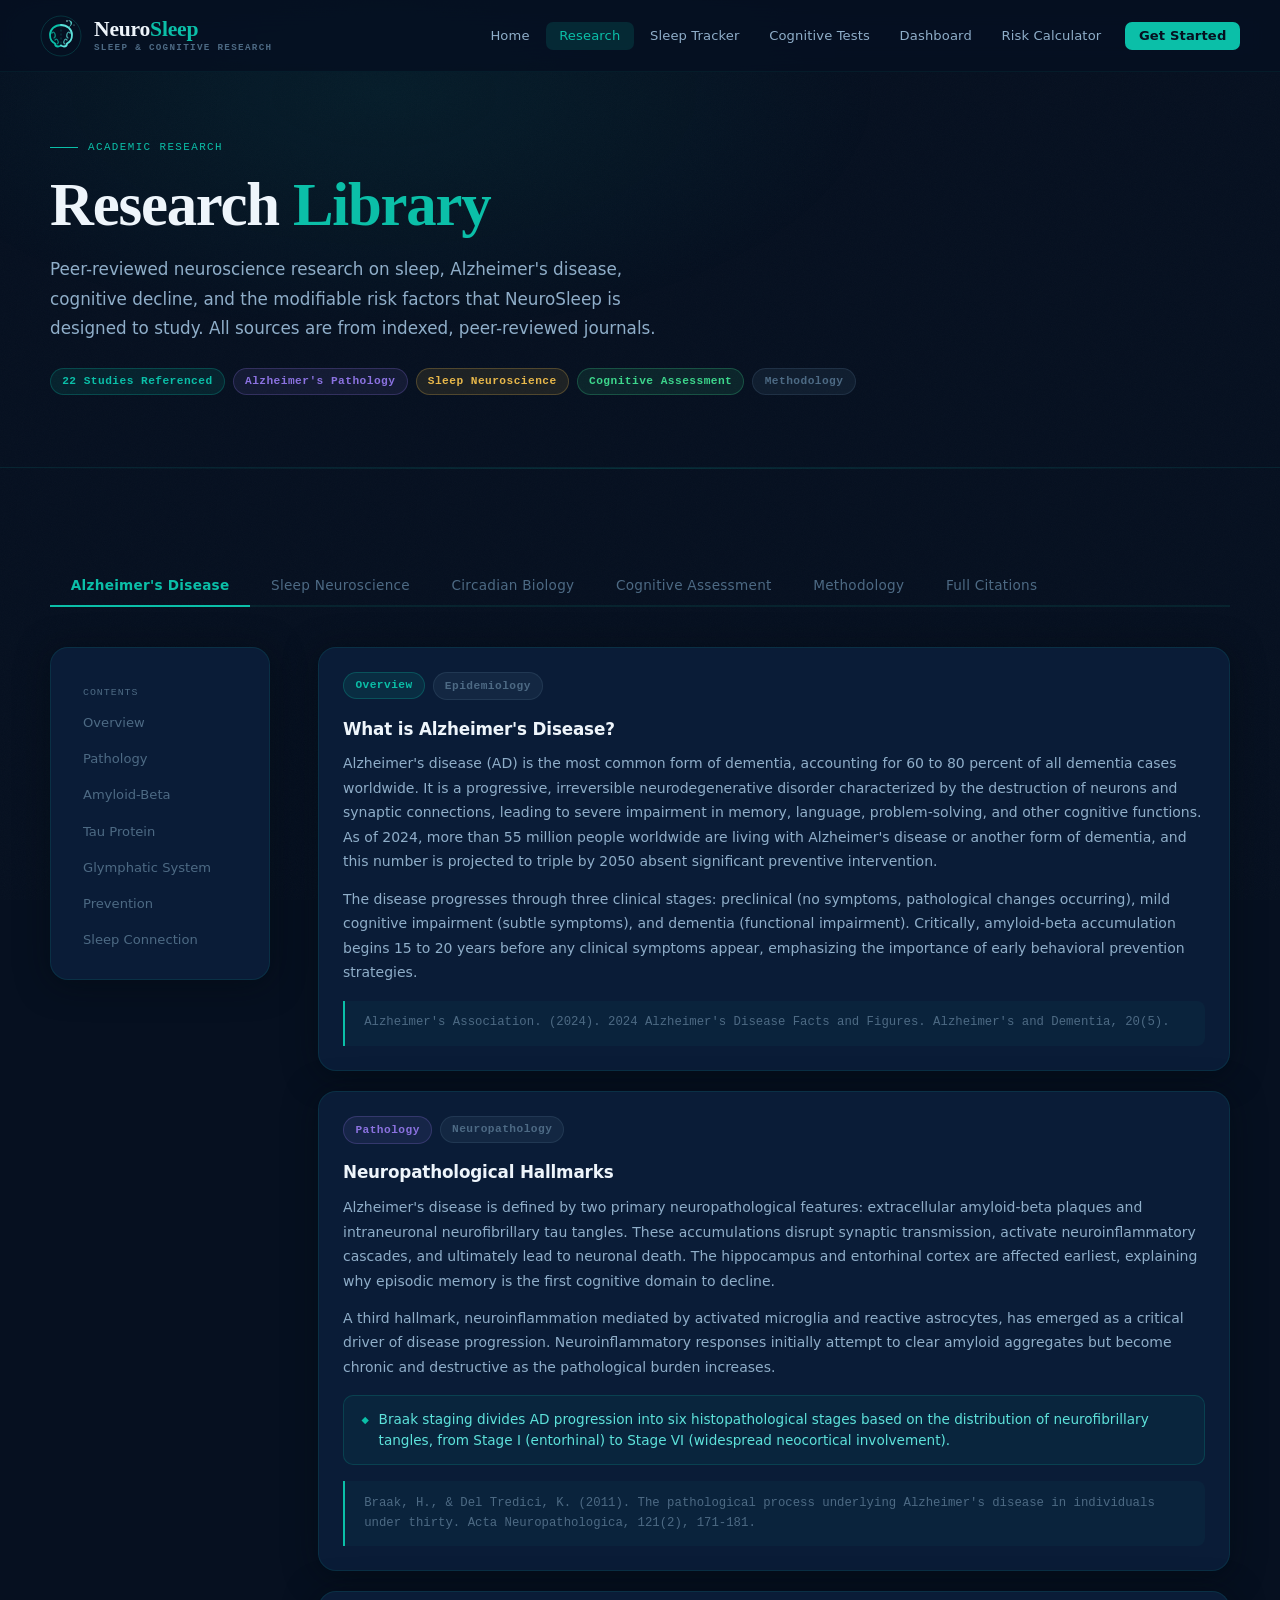
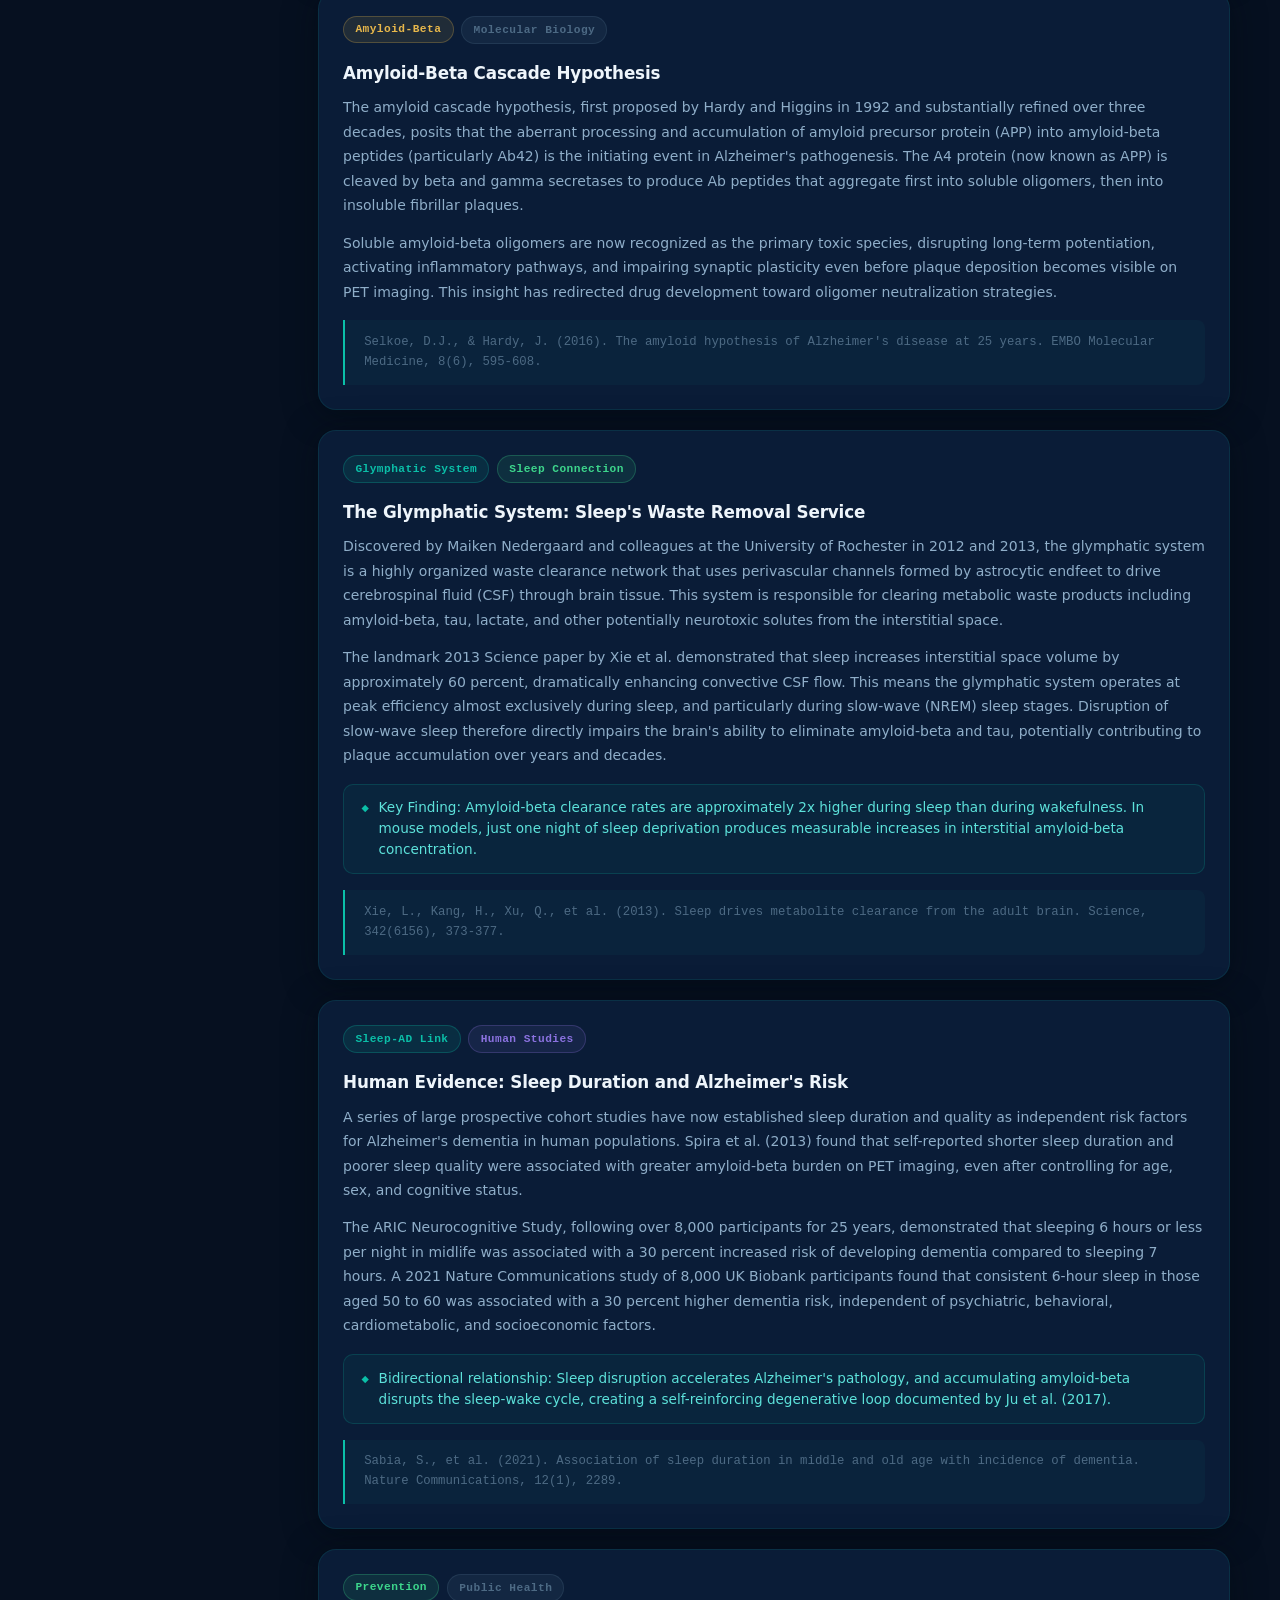
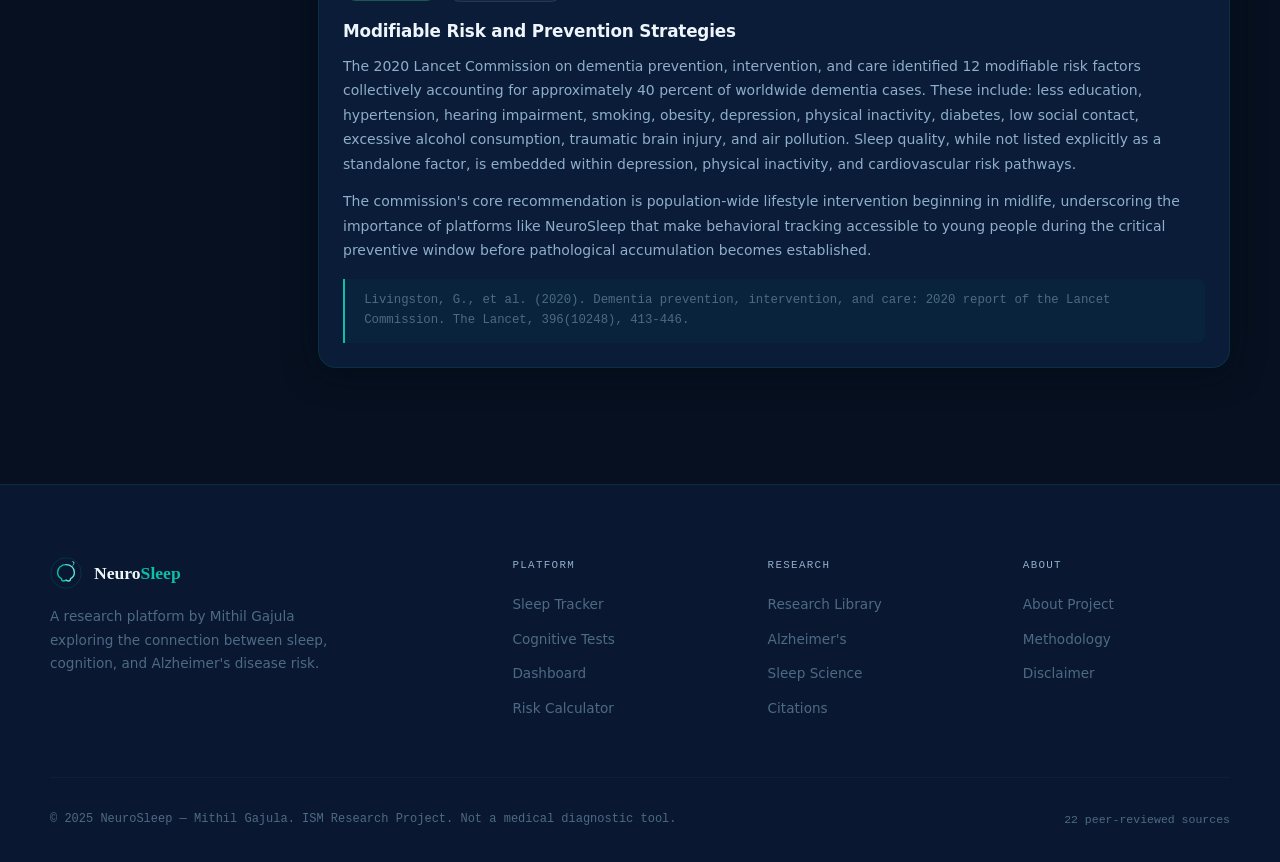
<file: research.html>
<!DOCTYPE html>
<html lang="en">
<head>
  <meta charset="UTF-8"/>
  <meta name="viewport" content="width=device-width, initial-scale=1.0"/>
  <title>Research Library | NeuroSleep</title>
  <meta name="description" content="Peer-reviewed neuroscience research on sleep, Alzheimer's disease, and cognitive performance."/>
  <link rel="preconnect" href="https://fonts.googleapis.com"/>
  <link rel="preconnect" href="https://fonts.gstatic.com" crossorigin/>
  <style>
body{background:#06101f;color:#e8f2fb;}
@import url('https://fonts.googleapis.com/css2?family=Playfair+Display:ital,wght@0,700;0,800;1,700&family=IBM+Plex+Sans:ital,wght@0,300;0,400;0,500;0,600;0,700;1,300;1,400&family=IBM+Plex+Mono:wght@400;500&display=swap');

:root {
  /* Core palette — deep navy, clinical teal, warm accent */
  --ink:         #04090f;
  --navy:        #061020;
  --navy-mid:    #091830;
  --navy-card:   #0c1f3a;
  --navy-raised: #102547;
  --teal:        #0bbfa8;
  --teal-dim:    rgba(11,191,168,0.14);
  --teal-glow:   rgba(11,191,168,0.28);
  --cyan:        #5de2db;
  --ice:         #a8f0ec;
  --white:       #eef5fb;
  --white-dim:   #8faec9;
  --grey:        #4d6a84;
  --gold:        #e8b84b;
  --rose:        #e06060;
  --green:       #3dd68c;
  --purple:      #8b72e0;

  --card-bg:     rgba(12,31,58,0.9);
  --card-border: rgba(11,191,168,0.12);
  --card-shine:  rgba(11,191,168,0.3);

  --font-serif:  'Playfair Display', Georgia, serif;
  --font-body:   'IBM Plex Sans', 'Segoe UI', system-ui, sans-serif;
  --font-mono:   'IBM Plex Mono', 'Courier New', monospace;

  --radius:      10px;
  --radius-lg:   18px;
  --radius-xl:   28px;

  --shadow-card: 0 4px 32px rgba(4,9,15,0.5);
  --shadow-teal: 0 0 40px rgba(11,191,168,0.18);
  --shadow-glow: 0 0 80px rgba(11,191,168,0.12);

  --transition:  all 0.28s cubic-bezier(0.4,0,0.2,1);
}

*, *::before, *::after { box-sizing: border-box; margin: 0; padding: 0; }
html { scroll-behavior: smooth; font-size: 16px; }
body {
  font-family: var(--font-body);
  background: var(--navy);
  color: var(--white);
  min-height: 100vh;
  overflow-x: hidden;
  line-height: 1.65;
  background-color: #061020; /* hard-coded fallback */
  color: #eef5fb; /* hard-coded fallback */
}

/* Grain texture overlay */
body::before {
  content: '';
  position: fixed;
  inset: 0;
  z-index: 0;
  pointer-events: none;
  opacity: 0.025;
  background-image: url("data:image/svg+xml,%3Csvg viewBox='0 0 256 256' xmlns='http://www.w3.org/2000/svg'%3E%3Cfilter id='n'%3E%3CfeTurbulence type='fractalNoise' baseFrequency='0.9' numOctaves='4' stitchTiles='stitch'/%3E%3C/filter%3E%3Crect width='100%25' height='100%25' filter='url(%23n)'/%3E%3C/svg%3E");
  background-size: 200px;
}

::-webkit-scrollbar { width: 5px; }
::-webkit-scrollbar-track { background: var(--navy); }
::-webkit-scrollbar-thumb { background: rgba(11,191,168,0.35); border-radius: 3px; }

/* ===== NAVIGATION ===== */
nav {
  position: fixed; top: 0; left: 0; right: 0; z-index: 1000;
  padding: 0 2.5rem; height: 72px;
  display: flex; align-items: center; justify-content: space-between;
  background: rgba(6,16,32,0.85);
  backdrop-filter: blur(20px) saturate(150%);
  border-bottom: 1px solid rgba(11,191,168,0.07);
  transition: var(--transition);
}
nav.scrolled {
  background: rgba(4,9,15,0.96);
  border-bottom-color: rgba(11,191,168,0.18);
  box-shadow: 0 2px 24px rgba(4,9,15,0.6);
}

/* LOGO */
.nav-logo { display: flex; align-items: center; gap: 12px; text-decoration: none; }
.nav-logo-img { width: 42px; height: 42px; flex-shrink: 0; }
.nav-logo-text {
  font-family: var(--font-serif);
  font-size: 1.35rem;
  font-weight: 700;
  letter-spacing: -0.01em;
  color: var(--white);
  line-height: 1;
}
.nav-logo-text em { color: var(--teal); font-style: normal; }
.nav-logo-sub {
  font-family: var(--font-mono);
  font-size: 0.58rem;
  letter-spacing: 0.14em;
  text-transform: uppercase;
  color: var(--grey);
  display: block;
  margin-top: 2px;
}

.nav-links { display: flex; align-items: center; gap: 0.15rem; list-style: none; }
.nav-links a {
  color: var(--white-dim); text-decoration: none;
  font-size: 0.82rem; font-weight: 500;
  padding: 0.4rem 0.85rem; border-radius: 7px;
  transition: var(--transition);
  letter-spacing: 0.01em;
}
.nav-links a:hover, .nav-links a.active { color: var(--teal); background: var(--teal-dim); }
.nav-cta {
  background: var(--teal) !important;
  color: var(--navy) !important;
  font-weight: 600 !important;
  margin-left: 0.5rem;
}
.nav-cta:hover { background: var(--cyan) !important; transform: translateY(-1px); }
.nav-hamburger { display: none; flex-direction: column; gap: 5px; cursor: pointer; padding: 4px; background: none; border: none; }
.nav-hamburger span { display: block; width: 22px; height: 1.5px; background: var(--white); border-radius: 2px; transition: var(--transition); }

/* ===== HERO ===== */
.hero {
  min-height: 100vh;
  display: flex; align-items: center; justify-content: center;
  position: relative; padding: 108px 2rem 5rem; overflow: hidden;
}
.hero-bg { position: absolute; inset: 0; z-index: 0; }

/* Sophisticated mesh gradient */
.hero-mesh {
  position: absolute; inset: 0;
  background:
    radial-gradient(ellipse 60% 70% at 80% 20%, rgba(11,191,168,0.09) 0%, transparent 60%),
    radial-gradient(ellipse 50% 60% at 10% 80%, rgba(93,226,219,0.06) 0%, transparent 55%),
    radial-gradient(ellipse 40% 50% at 50% 50%, rgba(139,114,224,0.04) 0%, transparent 60%);
}

/* Subtle grid */
.hero-grid {
  position: absolute; inset: 0;
  background-image:
    linear-gradient(rgba(11,191,168,0.025) 1px, transparent 1px),
    linear-gradient(90deg, rgba(11,191,168,0.025) 1px, transparent 1px);
  background-size: 52px 52px;
  mask-image: radial-gradient(ellipse 80% 80% at 50% 50%, black 40%, transparent 100%);
}

/* Floating orbs */
.orb {
  position: absolute; border-radius: 50%;
  filter: blur(70px); pointer-events: none;
}
.orb-1 {
  width: 560px; height: 560px;
  background: radial-gradient(circle, rgba(11,191,168,0.11) 0%, transparent 65%);
  top: -80px; right: -60px;
  animation: orb-drift 10s ease-in-out infinite;
}
.orb-2 {
  width: 380px; height: 380px;
  background: radial-gradient(circle, rgba(139,114,224,0.08) 0%, transparent 65%);
  bottom: 60px; left: -40px;
  animation: orb-drift 10s ease-in-out infinite reverse;
  animation-delay: -4s;
}
@keyframes orb-drift { 0%,100%{transform:translateY(0) scale(1)} 50%{transform:translateY(-28px) scale(1.04)} }

.hero-content { position: relative; z-index: 2; text-align: center; max-width: 880px; }

.hero-eyebrow {
  display: inline-flex; align-items: center; gap: 10px;
  background: rgba(11,191,168,0.08);
  border: 1px solid rgba(11,191,168,0.22);
  border-radius: 100px;
  padding: 0.4rem 1.1rem;
  font-family: var(--font-mono);
  font-size: 0.7rem; letter-spacing: 0.12em;
  text-transform: uppercase; color: var(--teal);
  margin-bottom: 2.2rem;
}
.eyebrow-dot {
  width: 6px; height: 6px; border-radius: 50%;
  background: var(--teal);
  animation: blink 2.5s ease-in-out infinite;
}
@keyframes blink { 0%,100%{opacity:1} 50%{opacity:0.25} }

.hero h1 {
  font-family: var(--font-serif);
  font-size: clamp(3rem, 7vw, 5.8rem);
  font-weight: 800;
  line-height: 1.04;
  letter-spacing: -0.025em;
  margin-bottom: 1.6rem;
}
.hero h1 .accent-teal { color: var(--teal); }
.hero h1 .accent-grad {
  background: linear-gradient(125deg, var(--teal) 0%, var(--cyan) 45%, var(--ice) 100%);
  -webkit-background-clip: text; -webkit-text-fill-color: transparent;
  background-clip: text;
}
.hero h1 em { font-style: italic; color: var(--white-dim); }

.hero-sub {
  font-size: clamp(1rem, 2vw, 1.15rem);
  color: var(--white-dim); font-weight: 300;
  max-width: 620px; margin: 0 auto 2.8rem;
  line-height: 1.75;
}

/* EEG wave */
.hero-eeg {
  width: 100%; height: 68px;
  margin-bottom: 3rem; display: block;
  opacity: 0.8;
}

/* CTA buttons */
.hero-buttons { display: flex; gap: 1rem; justify-content: center; flex-wrap: wrap; margin-bottom: 4.5rem; }

/* Stats row */
.hero-stats { display: flex; gap: 0; justify-content: center; flex-wrap: wrap; border: 1px solid var(--card-border); border-radius: var(--radius-lg); background: rgba(12,31,58,0.6); backdrop-filter: blur(12px); overflow: hidden; }
.hero-stat { padding: 1.4rem 2rem; text-align: center; border-right: 1px solid var(--card-border); flex: 1; min-width: 140px; }
.hero-stat:last-child { border-right: none; }
.hero-stat-num { font-family: var(--font-serif); font-size: 1.9rem; font-weight: 800; color: var(--teal); display: block; line-height: 1; }
.hero-stat-label { font-size: 0.72rem; color: var(--grey); text-transform: uppercase; letter-spacing: 0.07em; font-weight: 500; margin-top: 0.35rem; line-height: 1.4; }

/* ===== BUTTONS ===== */
.btn {
  display: inline-flex; align-items: center; gap: 8px;
  padding: 0.8rem 1.7rem;
  border-radius: 9px;
  font-family: var(--font-body); font-weight: 600; font-size: 0.9rem;
  cursor: pointer; transition: var(--transition);
  text-decoration: none; border: none;
  letter-spacing: 0.02em; position: relative; overflow: hidden;
}
.btn-primary {
  background: var(--teal); color: var(--navy);
  box-shadow: 0 4px 24px rgba(11,191,168,0.3), inset 0 1px 0 rgba(255,255,255,0.1);
}
.btn-primary:hover {
  background: var(--cyan); transform: translateY(-2px);
  box-shadow: 0 8px 36px rgba(11,191,168,0.42);
}
.btn-ghost {
  background: transparent; color: var(--white);
  border: 1px solid rgba(238,245,251,0.18);
}
.btn-ghost:hover { border-color: var(--teal); color: var(--teal); transform: translateY(-2px); }
.btn-sm { padding: 0.45rem 1rem; font-size: 0.82rem; border-radius: 7px; }
.btn-danger { background: rgba(224,96,96,0.12); color: var(--rose); border: 1px solid rgba(224,96,96,0.3); }
.btn-danger:hover { background: rgba(224,96,96,0.22); }

/* ===== LAYOUT ===== */
section { position: relative; z-index: 1; padding: 6rem 2rem; }
.container { max-width: 1180px; margin: 0 auto; }
.section-kicker {
  display: inline-flex; align-items: center; gap: 10px;
  font-family: var(--font-mono);
  font-size: 0.68rem; font-weight: 500;
  letter-spacing: 0.13em; text-transform: uppercase;
  color: var(--teal); margin-bottom: 1rem;
}
.section-kicker::before { content: ''; display: block; width: 28px; height: 1px; background: var(--teal); }

h1 { font-family: var(--font-serif); font-size: clamp(2.2rem, 5vw, 3.8rem); font-weight: 800; letter-spacing: -0.02em; line-height: 1.1; }
h2 { font-family: var(--font-serif); font-size: clamp(1.8rem, 4vw, 2.8rem); font-weight: 800; letter-spacing: -0.02em; line-height: 1.15; margin-bottom: 1rem; }
h3 { font-family: var(--font-body); font-weight: 600; font-size: 1.15rem; letter-spacing: -0.01em; margin-bottom: 0.5rem; }
h4 { font-family: var(--font-body); font-weight: 600; font-size: 0.95rem; margin-bottom: 0.4rem; }

.text-teal { color: var(--teal); }
.text-dim { color: var(--white-dim); }
.text-grey { color: var(--grey); }
.text-center { text-align: center; }
.text-mono { font-family: var(--font-mono); }

.mb-1{margin-bottom:.5rem}.mb-2{margin-bottom:1rem}.mb-3{margin-bottom:1.5rem}.mb-4{margin-bottom:2rem}.mb-5{margin-bottom:3rem}
.mt-1{margin-top:.5rem}.mt-2{margin-top:1rem}.mt-3{margin-top:1.5rem}.mt-4{margin-top:2rem}

.divider { width: 100%; height: 1px; background: linear-gradient(90deg, transparent, rgba(11,191,168,0.18), transparent); }

/* ===== CARDS ===== */
.card {
  background: var(--card-bg);
  border: 1px solid var(--card-border);
  border-radius: var(--radius-lg);
  padding: 1.8rem;
  backdrop-filter: blur(16px);
  transition: var(--transition);
  position: relative; overflow: hidden;
  box-shadow: var(--shadow-card);
}
.card::after {
  content: '';
  position: absolute; top: 0; left: 0; right: 0; height: 1px;
  background: linear-gradient(90deg, transparent, rgba(11,191,168,0.35), transparent);
  opacity: 0; transition: var(--transition);
}
.card:hover { border-color: rgba(11,191,168,0.28); transform: translateY(-3px); box-shadow: var(--shadow-teal); }
.card:hover::after { opacity: 1; }

.card-icon {
  width: 48px; height: 48px; border-radius: 12px;
  display: flex; align-items: center; justify-content: center;
  background: var(--teal-dim);
  border: 1px solid rgba(11,191,168,0.2);
  margin-bottom: 1.2rem; font-size: 1.3rem;
}

/* Stat cards */
.stat-card {
  background: var(--card-bg); border: 1px solid var(--card-border);
  border-radius: var(--radius-lg); padding: 1.5rem;
  text-align: center; transition: var(--transition);
  box-shadow: var(--shadow-card);
}
.stat-card:hover { border-color: rgba(11,191,168,0.3); transform: translateY(-3px); }
.stat-num { font-family: var(--font-serif); font-size: 2rem; font-weight: 800; display: block; }
.stat-label { font-size: 0.72rem; color: var(--grey); text-transform: uppercase; letter-spacing: 0.07em; margin-top: 0.3rem; }
.stat-change { font-size: 0.78rem; margin-top: 0.4rem; font-family: var(--font-mono); }

/* ===== GRIDS ===== */
.grid-2 { display: grid; grid-template-columns: repeat(2, 1fr); gap: 1.5rem; }
.grid-3 { display: grid; grid-template-columns: repeat(3, 1fr); gap: 1.5rem; }
.grid-4 { display: grid; grid-template-columns: repeat(4, 1fr); gap: 1.25rem; }

/* ===== TABS ===== */
.tabs {
  display: flex; gap: 0; flex-wrap: wrap;
  border-bottom: 2px solid rgba(11,191,168,0.1);
  margin-bottom: 2.5rem;
}
.tab-btn {
  padding: 0.75rem 1.3rem; border: none; background: transparent;
  color: var(--grey); font-family: var(--font-body); font-weight: 500;
  font-size: 0.85rem; cursor: pointer; transition: var(--transition);
  border-bottom: 2px solid transparent; margin-bottom: -2px;
  white-space: nowrap; letter-spacing: 0.02em;
}
.tab-btn.active { color: var(--teal); border-bottom-color: var(--teal); font-weight: 600; }
.tab-btn:hover:not(.active) { color: var(--white-dim); border-bottom-color: rgba(11,191,168,0.25); }
.tab-panel { display: none; }
.tab-panel.active { display: block; animation: fadeIn 0.3s ease; }

/* ===== FORMS ===== */
.form-group { margin-bottom: 1.2rem; }
label { display: block; font-size: 0.8rem; font-weight: 600; color: var(--white-dim); margin-bottom: 0.4rem; letter-spacing: 0.04em; text-transform: uppercase; }
input[type="text"], input[type="number"], input[type="time"], input[type="date"], select, textarea {
  width: 100%;
  background: rgba(6,16,32,0.7);
  border: 1px solid rgba(11,191,168,0.14);
  border-radius: var(--radius); padding: 0.7rem 1rem;
  color: var(--white); font-family: var(--font-body); font-size: 0.92rem;
  transition: var(--transition); outline: none; -webkit-appearance: none;
}
input:focus, select:focus, textarea:focus {
  border-color: var(--teal);
  box-shadow: 0 0 0 3px rgba(11,191,168,0.1);
  background: rgba(6,16,32,0.9);
}
select option { background: var(--navy-card); color: var(--white); }
input[type="range"] {
  -webkit-appearance: none; width: 100%; height: 4px;
  border-radius: 2px; background: rgba(11,191,168,0.18);
  outline: none; border: none; padding: 0; box-shadow: none;
  cursor: pointer;
}
input[type="range"]::-webkit-slider-thumb {
  -webkit-appearance: none; width: 16px; height: 16px;
  border-radius: 50%; background: var(--teal); cursor: pointer;
  box-shadow: 0 0 8px rgba(11,191,168,0.5);
}

/* ===== BADGES ===== */
.badge {
  display: inline-flex; align-items: center; gap: 5px;
  padding: 0.22rem 0.7rem; border-radius: 100px;
  font-size: 0.7rem; font-weight: 600; letter-spacing: 0.04em;
  font-family: var(--font-mono);
}
.badge-teal   { background: rgba(11,191,168,0.1);  color: var(--teal);   border: 1px solid rgba(11,191,168,0.25); }
.badge-orange { background: rgba(232,184,75,0.1);  color: var(--gold);   border: 1px solid rgba(232,184,75,0.25); }
.badge-purple { background: rgba(139,114,224,0.1); color: var(--purple); border: 1px solid rgba(139,114,224,0.25); }
.badge-green  { background: rgba(61,214,140,0.1);  color: var(--green);  border: 1px solid rgba(61,214,140,0.25); }
.badge-red    { background: rgba(224,96,96,0.1);   color: var(--rose);   border: 1px solid rgba(224,96,96,0.25); }
.badge-yellow { background: rgba(232,184,75,0.1);  color: var(--gold);   border: 1px solid rgba(232,184,75,0.25); }
.badge-grey   { background: rgba(77,106,132,0.15); color: var(--grey);   border: 1px solid rgba(77,106,132,0.25); }

/* ===== PROGRESS BAR ===== */
.progress-bar { width: 100%; height: 6px; background: rgba(11,191,168,0.1); border-radius: 3px; overflow: hidden; }
.progress-fill { height: 100%; background: linear-gradient(90deg, var(--teal), var(--cyan)); border-radius: 3px; transition: width 0.8s cubic-bezier(0.4,0,0.2,1); }

/* ===== NOTIFICATION ===== */
.notification {
  position: fixed; bottom: 2rem; right: 2rem;
  background: var(--navy-card);
  border: 1px solid var(--teal); border-radius: var(--radius-lg);
  padding: 1rem 1.4rem;
  display: flex; align-items: center; gap: 12px;
  z-index: 9999; transform: translateY(120%);
  transition: transform 0.4s cubic-bezier(0.34,1.56,0.64,1);
  max-width: 340px; box-shadow: var(--shadow-teal);
}
.notification.show { transform: translateY(0); }
.notification-icon { font-size: 1.2rem; }
.notification-text { font-size: 0.85rem; color: var(--white-dim); }
.notification-text strong { color: var(--white); display: block; font-size: 0.9rem; }

/* ===== MODAL ===== */
.modal-overlay {
  position: fixed; inset: 0;
  background: rgba(4,9,15,0.88); backdrop-filter: blur(10px);
  z-index: 5000; display: flex; align-items: center; justify-content: center;
  padding: 1rem; opacity: 0; pointer-events: none; transition: opacity 0.3s ease;
}
.modal-overlay.open { opacity: 1; pointer-events: all; }
.modal {
  background: var(--navy-card); border: 1px solid var(--card-border);
  border-radius: var(--radius-xl); padding: 2rem;
  max-width: 600px; width: 100%; max-height: 90vh; overflow-y: auto;
  transform: scale(0.92) translateY(20px);
  transition: transform 0.3s cubic-bezier(0.34,1.56,0.64,1);
  box-shadow: var(--shadow-card);
}
.modal-overlay.open .modal { transform: scale(1) translateY(0); }
.modal-header { display: flex; align-items: center; justify-content: space-between; margin-bottom: 1.5rem; }
.modal-close { background: none; border: none; color: var(--grey); font-size: 1.3rem; cursor: pointer; transition: var(--transition); padding: 4px; }
.modal-close:hover { color: var(--white); }

/* ===== TABLE ===== */
.data-table { width: 100%; border-collapse: collapse; }
.data-table th {
  font-family: var(--font-mono);
  font-size: 0.68rem; font-weight: 500;
  letter-spacing: 0.09em; text-transform: uppercase;
  color: var(--grey); padding: 0.75rem 1rem;
  border-bottom: 1px solid var(--card-border); text-align: left;
}
.data-table td { padding: 0.85rem 1rem; font-size: 0.875rem; border-bottom: 1px solid rgba(11,191,168,0.04); color: var(--white-dim); }
.data-table tr:hover td { background: rgba(11,191,168,0.025); }

/* ===== SCIENCE BAND ===== */
.stat-band { background: rgba(9,24,48,0.6); border-top: 1px solid var(--card-border); border-bottom: 1px solid var(--card-border); }
.stat-band-item { text-align: center; padding: 2.5rem 1rem; border-right: 1px solid rgba(11,191,168,0.08); }
.stat-band-item:last-child { border-right: none; }
.stat-band-num {
  font-family: var(--font-serif);
  font-size: 2.6rem; font-weight: 800;
  background: linear-gradient(135deg, var(--teal) 0%, var(--cyan) 100%);
  -webkit-background-clip: text; -webkit-text-fill-color: transparent;
  background-clip: text;
  display: block; line-height: 1;
}
.stat-band-text { font-size: 0.82rem; color: var(--white-dim); margin-top: 0.5rem; line-height: 1.5; max-width: 190px; margin-left: auto; margin-right: auto; }

/* ===== PAGE HERO ===== */
.page-hero {
  padding: 130px 2rem 4.5rem;
  position: relative; overflow: hidden;
  border-bottom: 1px solid var(--card-border);
}
.page-hero::before {
  content: '';
  position: absolute; inset: 0;
  background: radial-gradient(ellipse 60% 80% at 30% 20%, rgba(11,191,168,0.08) 0%, transparent 65%);
  pointer-events: none;
}
.page-hero-inner { position: relative; z-index: 1; }

/* Citation boxes */
.citation-box {
  background: rgba(11,191,168,0.04);
  border-left: 2px solid var(--teal); border-radius: 0 8px 8px 0;
  padding: 0.8rem 1.2rem; margin-top: 1rem;
  font-family: var(--font-mono); font-size: 0.77rem;
  color: var(--grey); line-height: 1.6;
}

/* Key finding highlight */
.finding-box {
  background: rgba(11,191,168,0.06);
  border: 1px solid rgba(11,191,168,0.18);
  border-radius: var(--radius); padding: 0.8rem 1.1rem; margin-top: 1rem;
  font-size: 0.85rem; color: var(--cyan); line-height: 1.55;
  display: flex; gap: 0.6rem; align-items: flex-start;
}
.finding-box::before { content: '◆'; color: var(--teal); font-size: 0.6rem; margin-top: 0.25rem; flex-shrink: 0; }

/* ===== FOOTER ===== */
footer {
  background: var(--navy-mid);
  border-top: 1px solid var(--card-border);
  padding: 4.5rem 2rem 2rem;
  position: relative; z-index: 1;
}
.footer-logo-wrap { display: flex; align-items: center; gap: 12px; margin-bottom: 1rem; }
.footer-grid { display: grid; grid-template-columns: 2fr 1fr 1fr 1fr; gap: 3rem; max-width: 1180px; margin: 0 auto 3rem; }
.footer-brand p { color: var(--grey); font-size: 0.85rem; line-height: 1.7; max-width: 280px; }
.footer-col h4 {
  font-family: var(--font-mono); font-size: 0.68rem; font-weight: 500;
  letter-spacing: 0.12em; text-transform: uppercase;
  color: var(--white-dim); margin-bottom: 1rem;
}
.footer-col ul { list-style: none; }
.footer-col ul li { margin-bottom: 0.5rem; }
.footer-col ul a { color: var(--grey); text-decoration: none; font-size: 0.85rem; transition: var(--transition); }
.footer-col ul a:hover { color: var(--teal); }
.footer-bottom {
  max-width: 1180px; margin: 0 auto;
  padding-top: 2rem; border-top: 1px solid rgba(11,191,168,0.06);
  display: flex; align-items: center; justify-content: space-between; flex-wrap: wrap; gap: 1rem;
}
.footer-bottom p { font-family: var(--font-mono); font-size: 0.75rem; color: var(--grey); }

/* ===== ANIMATIONS ===== */
@keyframes fadeInUp { from { opacity: 0; transform: translateY(22px); } to { opacity: 1; transform: translateY(0); } }
@keyframes fadeIn { from { opacity: 0; } to { opacity: 1; } }
@keyframes spin { to { transform: rotate(360deg); } }
@keyframes shimmer { 0%,100%{opacity:0.3} 50%{opacity:1} }

.reveal { opacity: 0; transform: translateY(28px); transition: opacity 0.65s ease, transform 0.65s ease; }
.reveal.visible { opacity: 1; transform: translateY(0); }
.anim-delay-1{transition-delay:0.08s}.anim-delay-2{transition-delay:0.16s}.anim-delay-3{transition-delay:0.24s}.anim-delay-4{transition-delay:0.32s}

.loader { width: 18px; height: 18px; border: 2px solid rgba(11,191,168,0.25); border-top-color: var(--teal); border-radius: 50%; animation: spin 0.75s linear infinite; display: inline-block; }

/* ===== RESPONSIVE ===== */
@media (max-width: 1024px) {
  .grid-4 { grid-template-columns: repeat(2, 1fr); }
  .footer-grid { grid-template-columns: 1fr 1fr; gap: 2.5rem; }
}
@media (max-width: 768px) {
  nav { padding: 0 1.25rem; }
  .nav-links { display: none; }
  .nav-links.open {
    display: flex; flex-direction: column;
    position: fixed; top: 72px; left: 0; right: 0;
    background: rgba(4,9,15,0.98); padding: 1.25rem;
    border-bottom: 1px solid var(--card-border);
    gap: 0.2rem; z-index: 999;
  }
  .nav-hamburger { display: flex; }
  .grid-2, .grid-3 { grid-template-columns: 1fr; }
  section { padding: 4rem 1.2rem; }
  .hero-stats { flex-direction: column; }
  .hero-stat { border-right: none !important; border-bottom: 1px solid var(--card-border); }
}
@media (max-width: 640px) {
  .footer-grid { grid-template-columns: 1fr; }
  .tabs { overflow-x: auto; flex-wrap: nowrap; }
}

</style>
  <style>
    .study-card { padding: 1.5rem; margin-bottom: 1.25rem; }
    .study-meta { display: flex; gap: 0.5rem; flex-wrap: wrap; margin-bottom: 1rem; }
    .research-article { margin-bottom: 0.5rem; }
    .research-article h3 { font-size: 1.05rem; }
    .research-article p { font-size: 0.875rem; color: var(--white-dim); line-height: 1.75; }
    .timeline { position: relative; padding-left: 1.8rem; }
    .timeline::before { content:''; position:absolute; left:6px; top:0; bottom:0; width:1.5px; background:linear-gradient(to bottom, var(--teal), transparent); }
    .timeline-item { position:relative; margin-bottom:2rem; }
    .timeline-item::before { content:''; position:absolute; left:-1.52rem; top:5px; width:10px; height:10px; border-radius:50%; background:var(--teal); border:2px solid var(--navy); box-shadow:0 0 8px rgba(11,191,168,0.5); }
    .timeline-year { font-family:var(--font-mono); font-size:0.7rem; color:var(--teal); letter-spacing:0.1em; margin-bottom:0.3rem; }
    .sidebar-toc { position:sticky; top:90px; }
    .toc-item { display:block; padding:0.38rem 0.8rem; border-radius:6px; color:var(--grey); text-decoration:none; font-size:0.82rem; transition:var(--transition); margin-bottom:0.15rem; }
    .toc-item:hover { color:var(--teal); background:var(--teal-dim); }
    .toc-section { font-family:var(--font-mono); font-size:0.62rem; letter-spacing:0.1em; text-transform:uppercase; color:var(--grey); padding:0.3rem 0.8rem; margin-top:0.8rem; }
    .two-col-research { display:grid; grid-template-columns:220px 1fr; gap:3rem; align-items:start; }
    .page-hero-content { max-width: 680px; }
    .ref-entry { padding:1rem 0; border-bottom:1px solid rgba(11,191,168,0.06); }
    .ref-entry:last-child { border-bottom:none; }
    .ref-num { font-family:var(--font-mono); font-size:0.72rem; color:var(--teal); margin-right:0.5rem; }
    .ref-text { font-size:0.82rem; color:var(--white-dim); line-height:1.6; }
    .ref-journal { color:var(--teal); font-style:italic; }
    @media(max-width:900px){ .two-col-research{grid-template-columns:1fr;} .sidebar-toc{position:static;margin-bottom:2rem;} }
  </style>
</head>
<body>

<nav>
  <a href="../index.html" class="nav-logo">
    <svg class="nav-logo-img" viewBox="0 0 42 42" fill="none" xmlns="http://www.w3.org/2000/svg">
      <circle cx="21" cy="21" r="20" stroke="rgba(11,191,168,0.2)" stroke-width="1"/>
      <path d="M21 10 C15 10 10 14 10 20 C10 24 12 27 15 28.5 C15 30 16 31.5 18 31.5 C19 31.5 20 31 21 30.5" stroke="#0bbfa8" stroke-width="1.8" fill="none" stroke-linecap="round"/>
      <path d="M12 18 Q14 16 15 19 Q16 22 14 23" stroke="#0bbfa8" stroke-width="1.2" fill="none" stroke-linecap="round" opacity="0.7"/>
      <path d="M15 25 Q17 23 18 26 Q19 28 17 29" stroke="#0bbfa8" stroke-width="1.2" fill="none" stroke-linecap="round" opacity="0.7"/>
      <path d="M21 10 C27 10 32 14 32 20 C32 24 30 27 27 28.5 C27 30 26 31.5 24 31.5 C23 31.5 22 31 21 30.5" stroke="#5de2db" stroke-width="1.8" fill="none" stroke-linecap="round"/>
      <path d="M30 18 Q28 16 27 19 Q26 22 28 23" stroke="#5de2db" stroke-width="1.2" fill="none" stroke-linecap="round" opacity="0.7"/>
      <path d="M27 25 Q25 23 24 26 Q23 28 25 29" stroke="#5de2db" stroke-width="1.2" fill="none" stroke-linecap="round" opacity="0.7"/>
      <line x1="21" y1="10.5" x2="21" y2="30.5" stroke="rgba(11,191,168,0.3)" stroke-width="1" stroke-dasharray="2 2"/>
      <path d="M32 7 C31 5.5 29.5 5 28 5.2 C30 6 31 7.5 30.5 9.5 C30 11.5 28.5 12.5 27 12.5 C28.5 12.8 30 12 31 10.5 C31.8 9.5 32.3 8.5 32 7Z" fill="#5de2db" opacity="0.85"/>
      <circle cx="27" cy="6" r="0.8" fill="#a8f0ec"/>
      <circle cx="34" cy="10" r="0.6" fill="#a8f0ec" opacity="0.7"/>
    </svg>
    <span class="nav-logo-text">Neuro<em>Sleep</em><span class="nav-logo-sub">Sleep &amp; Cognitive Research</span></span>
  </a>
  <ul class="nav-links">
    <li><a href="../index.html">Home</a></li>
    <li><a href="research.html" class="active">Research</a></li>
    <li><a href="tracker.html">Sleep Tracker</a></li>
    <li><a href="cognitive.html">Cognitive Tests</a></li>
    <li><a href="dashboard.html">Dashboard</a></li>
    <li><a href="risk.html">Risk Calculator</a></li>
    <li><a href="risk.html" class="nav-cta">Get Started</a></li>
  </ul>
  <button class="nav-hamburger"><span></span><span></span><span></span></button>
</nav>

<!-- PAGE HERO -->
<div class="page-hero">
  <div class="container page-hero-inner">
    <div class="section-kicker">Academic Research</div>
    <h1>Research <span class="text-teal">Library</span></h1>
    <p class="text-dim mt-2" style="max-width:620px;font-size:1.05rem;line-height:1.75;">Peer-reviewed neuroscience research on sleep, Alzheimer's disease, cognitive decline, and the modifiable risk factors that NeuroSleep is designed to study. All sources are from indexed, peer-reviewed journals.</p>
    <div style="display:flex;gap:0.5rem;flex-wrap:wrap;margin-top:1.5rem;">
      <span class="badge badge-teal">22 Studies Referenced</span>
      <span class="badge badge-purple">Alzheimer's Pathology</span>
      <span class="badge badge-orange">Sleep Neuroscience</span>
      <span class="badge badge-green">Cognitive Assessment</span>
      <span class="badge badge-grey">Methodology</span>
    </div>
  </div>
</div>

<div class="divider"></div>

<section>
  <div class="container">
    <div class="tabs">
      <button class="tab-btn active" data-tab="alzheimers">Alzheimer's Disease</button>
      <button class="tab-btn" data-tab="sleep">Sleep Neuroscience</button>
      <button class="tab-btn" data-tab="circadian">Circadian Biology</button>
      <button class="tab-btn" data-tab="cognitive">Cognitive Assessment</button>
      <button class="tab-btn" data-tab="methodology">Methodology</button>
      <button class="tab-btn" data-tab="citations">Full Citations</button>
    </div>

    <!-- ALZHEIMER'S PANEL -->
    <div class="tab-panel active" data-panel="alzheimers">
      <div class="two-col-research">
        <div>
          <div class="card sidebar-toc" style="padding:1.2rem;">
            <div class="toc-section">Contents</div>
            <a class="toc-item" href="#ad-overview">Overview</a>
            <a class="toc-item" href="#ad-pathology">Pathology</a>
            <a class="toc-item" href="#ad-amyloid">Amyloid-Beta</a>
            <a class="toc-item" href="#ad-tau">Tau Protein</a>
            <a class="toc-item" href="#ad-glymphatic">Glymphatic System</a>
            <a class="toc-item" href="#ad-prevention">Prevention</a>
            <a class="toc-item" href="#ad-sleep-link">Sleep Connection</a>
          </div>
        </div>
        <div>
          <div class="card study-card reveal mb-3" id="ad-overview">
            <div class="study-meta">
              <span class="badge badge-teal">Overview</span>
              <span class="badge badge-grey">Epidemiology</span>
            </div>
            <div class="research-article">
              <h3>What is Alzheimer's Disease?</h3>
              <p>Alzheimer's disease (AD) is the most common form of dementia, accounting for 60 to 80 percent of all dementia cases worldwide. It is a progressive, irreversible neurodegenerative disorder characterized by the destruction of neurons and synaptic connections, leading to severe impairment in memory, language, problem-solving, and other cognitive functions. As of 2024, more than 55 million people worldwide are living with Alzheimer's disease or another form of dementia, and this number is projected to triple by 2050 absent significant preventive intervention.</p>
              <p style="margin-top:0.8rem;">The disease progresses through three clinical stages: preclinical (no symptoms, pathological changes occurring), mild cognitive impairment (subtle symptoms), and dementia (functional impairment). Critically, amyloid-beta accumulation begins 15 to 20 years before any clinical symptoms appear, emphasizing the importance of early behavioral prevention strategies.</p>
            </div>
            <div class="citation-box">Alzheimer's Association. (2024). 2024 Alzheimer's Disease Facts and Figures. Alzheimer's and Dementia, 20(5).</div>
          </div>

          <div class="card study-card reveal mb-3" id="ad-pathology">
            <div class="study-meta">
              <span class="badge badge-purple">Pathology</span>
              <span class="badge badge-grey">Neuropathology</span>
            </div>
            <div class="research-article">
              <h3>Neuropathological Hallmarks</h3>
              <p>Alzheimer's disease is defined by two primary neuropathological features: extracellular amyloid-beta plaques and intraneuronal neurofibrillary tau tangles. These accumulations disrupt synaptic transmission, activate neuroinflammatory cascades, and ultimately lead to neuronal death. The hippocampus and entorhinal cortex are affected earliest, explaining why episodic memory is the first cognitive domain to decline.</p>
              <p style="margin-top:0.8rem;">A third hallmark, neuroinflammation mediated by activated microglia and reactive astrocytes, has emerged as a critical driver of disease progression. Neuroinflammatory responses initially attempt to clear amyloid aggregates but become chronic and destructive as the pathological burden increases.</p>
            </div>
            <div class="finding-box">Braak staging divides AD progression into six histopathological stages based on the distribution of neurofibrillary tangles, from Stage I (entorhinal) to Stage VI (widespread neocortical involvement).</div>
            <div class="citation-box">Braak, H., &amp; Del Tredici, K. (2011). The pathological process underlying Alzheimer's disease in individuals under thirty. Acta Neuropathologica, 121(2), 171-181.</div>
          </div>

          <div class="card study-card reveal mb-3" id="ad-amyloid">
            <div class="study-meta">
              <span class="badge badge-orange">Amyloid-Beta</span>
              <span class="badge badge-grey">Molecular Biology</span>
            </div>
            <div class="research-article">
              <h3>Amyloid-Beta Cascade Hypothesis</h3>
              <p>The amyloid cascade hypothesis, first proposed by Hardy and Higgins in 1992 and substantially refined over three decades, posits that the aberrant processing and accumulation of amyloid precursor protein (APP) into amyloid-beta peptides (particularly Ab42) is the initiating event in Alzheimer's pathogenesis. The A4 protein (now known as APP) is cleaved by beta and gamma secretases to produce Ab peptides that aggregate first into soluble oligomers, then into insoluble fibrillar plaques.</p>
              <p style="margin-top:0.8rem;">Soluble amyloid-beta oligomers are now recognized as the primary toxic species, disrupting long-term potentiation, activating inflammatory pathways, and impairing synaptic plasticity even before plaque deposition becomes visible on PET imaging. This insight has redirected drug development toward oligomer neutralization strategies.</p>
            </div>
            <div class="citation-box">Selkoe, D.J., &amp; Hardy, J. (2016). The amyloid hypothesis of Alzheimer's disease at 25 years. EMBO Molecular Medicine, 8(6), 595-608.</div>
          </div>

          <div class="card study-card reveal mb-3" id="ad-glymphatic">
            <div class="study-meta">
              <span class="badge badge-teal">Glymphatic System</span>
              <span class="badge badge-green">Sleep Connection</span>
            </div>
            <div class="research-article">
              <h3>The Glymphatic System: Sleep's Waste Removal Service</h3>
              <p>Discovered by Maiken Nedergaard and colleagues at the University of Rochester in 2012 and 2013, the glymphatic system is a highly organized waste clearance network that uses perivascular channels formed by astrocytic endfeet to drive cerebrospinal fluid (CSF) through brain tissue. This system is responsible for clearing metabolic waste products including amyloid-beta, tau, lactate, and other potentially neurotoxic solutes from the interstitial space.</p>
              <p style="margin-top:0.8rem;">The landmark 2013 Science paper by Xie et al. demonstrated that sleep increases interstitial space volume by approximately 60 percent, dramatically enhancing convective CSF flow. This means the glymphatic system operates at peak efficiency almost exclusively during sleep, and particularly during slow-wave (NREM) sleep stages. Disruption of slow-wave sleep therefore directly impairs the brain's ability to eliminate amyloid-beta and tau, potentially contributing to plaque accumulation over years and decades.</p>
            </div>
            <div class="finding-box">Key Finding: Amyloid-beta clearance rates are approximately 2x higher during sleep than during wakefulness. In mouse models, just one night of sleep deprivation produces measurable increases in interstitial amyloid-beta concentration.</div>
            <div class="citation-box">Xie, L., Kang, H., Xu, Q., et al. (2013). Sleep drives metabolite clearance from the adult brain. Science, 342(6156), 373-377.</div>
          </div>

          <div class="card study-card reveal mb-3" id="ad-sleep-link">
            <div class="study-meta">
              <span class="badge badge-teal">Sleep-AD Link</span>
              <span class="badge badge-purple">Human Studies</span>
            </div>
            <div class="research-article">
              <h3>Human Evidence: Sleep Duration and Alzheimer's Risk</h3>
              <p>A series of large prospective cohort studies have now established sleep duration and quality as independent risk factors for Alzheimer's dementia in human populations. Spira et al. (2013) found that self-reported shorter sleep duration and poorer sleep quality were associated with greater amyloid-beta burden on PET imaging, even after controlling for age, sex, and cognitive status.</p>
              <p style="margin-top:0.8rem;">The ARIC Neurocognitive Study, following over 8,000 participants for 25 years, demonstrated that sleeping 6 hours or less per night in midlife was associated with a 30 percent increased risk of developing dementia compared to sleeping 7 hours. A 2021 Nature Communications study of 8,000 UK Biobank participants found that consistent 6-hour sleep in those aged 50 to 60 was associated with a 30 percent higher dementia risk, independent of psychiatric, behavioral, cardiometabolic, and socioeconomic factors.</p>
            </div>
            <div class="finding-box">Bidirectional relationship: Sleep disruption accelerates Alzheimer's pathology, and accumulating amyloid-beta disrupts the sleep-wake cycle, creating a self-reinforcing degenerative loop documented by Ju et al. (2017).</div>
            <div class="citation-box">Sabia, S., et al. (2021). Association of sleep duration in middle and old age with incidence of dementia. Nature Communications, 12(1), 2289.</div>
          </div>

          <div class="card study-card reveal" id="ad-prevention">
            <div class="study-meta">
              <span class="badge badge-green">Prevention</span>
              <span class="badge badge-grey">Public Health</span>
            </div>
            <div class="research-article">
              <h3>Modifiable Risk and Prevention Strategies</h3>
              <p>The 2020 Lancet Commission on dementia prevention, intervention, and care identified 12 modifiable risk factors collectively accounting for approximately 40 percent of worldwide dementia cases. These include: less education, hypertension, hearing impairment, smoking, obesity, depression, physical inactivity, diabetes, low social contact, excessive alcohol consumption, traumatic brain injury, and air pollution. Sleep quality, while not listed explicitly as a standalone factor, is embedded within depression, physical inactivity, and cardiovascular risk pathways.</p>
              <p style="margin-top:0.8rem;">The commission's core recommendation is population-wide lifestyle intervention beginning in midlife, underscoring the importance of platforms like NeuroSleep that make behavioral tracking accessible to young people during the critical preventive window before pathological accumulation becomes established.</p>
            </div>
            <div class="citation-box">Livingston, G., et al. (2020). Dementia prevention, intervention, and care: 2020 report of the Lancet Commission. The Lancet, 396(10248), 413-446.</div>
          </div>
        </div>
      </div>
    </div>

    <!-- SLEEP NEUROSCIENCE PANEL -->
    <div class="tab-panel" data-panel="sleep">
      <div class="grid-2" style="gap:1.5rem;">
        <div class="card study-card reveal">
          <div class="study-meta"><span class="badge badge-teal">Sleep Architecture</span></div>
          <h3>NREM and REM Sleep Stages</h3>
          <p class="text-dim" style="font-size:0.875rem;line-height:1.75;">Sleep is not a homogeneous state but a structured cycle of distinct stages with specialized neurological functions. Non-rapid eye movement (NREM) sleep is subdivided into N1 (light sleep), N2 (sleep spindles and K-complexes), and N3 (slow-wave or deep sleep). Rapid eye movement (REM) sleep is characterized by dream mentation, muscle atonia, and hippocampal-neocortical memory replay. A complete sleep cycle lasts approximately 90 minutes, and the brain cycles through 4 to 6 cycles per night. N3 slow-wave sleep, dominant in the first half of the night, is the primary window for glymphatic clearance and declarative memory consolidation.</p>
          <div class="citation-box">Diekelmann, S., &amp; Born, J. (2010). The memory function of sleep. Nature Reviews Neuroscience, 11(2), 114-126.</div>
        </div>
        <div class="card study-card reveal anim-delay-1">
          <div class="study-meta"><span class="badge badge-purple">Sleep Deprivation</span></div>
          <h3>Cognitive Costs of Insufficient Sleep</h3>
          <p class="text-dim" style="font-size:0.875rem;line-height:1.75;">Van Dongen et al.'s landmark 2003 study demonstrated that restricting sleep to 6 hours per night for 14 days produces cognitive performance deficits equivalent to two full nights of total sleep deprivation, yet subjects failed to perceive their own impairment. The psychomotor vigilance task (PVT) showed progressive, dose-dependent lapses. Walker (2017) synthesized evidence showing that sleeping fewer than 6 hours impairs prefrontal cortex function, reducing working memory capacity, emotional regulation, and executive decision-making.</p>
          <div class="citation-box">Van Dongen, H.P.A., et al. (2003). The cumulative cost of additional wakefulness. Sleep, 26(2), 117-126.</div>
        </div>
        <div class="card study-card reveal">
          <div class="study-meta"><span class="badge badge-green">Memory</span></div>
          <h3>Sleep and Memory Consolidation</h3>
          <p class="text-dim" style="font-size:0.875rem;line-height:1.75;">The two-stage model of memory consolidation holds that new declarative memories are initially encoded in the hippocampus during waking experience, then replayed and transferred to distributed neocortical networks during NREM sleep. Sleep spindles (12 to 15 Hz oscillations generated by the thalamic reticular nucleus) coordinate with hippocampal sharp-wave ripples to orchestrate this transfer. REM sleep additionally strengthens procedural and emotional memories. The hippocampal-neocortical dialogue during NREM sleep is now understood to be essential for long-term memory stability.</p>
          <div class="citation-box">Stickgold, R. (2005). Sleep-dependent memory consolidation. Nature, 437(7063), 1272-1278.</div>
        </div>
        <div class="card study-card reveal anim-delay-1">
          <div class="study-meta"><span class="badge badge-orange">Neurotoxins</span></div>
          <h3>Metabolic Waste and Brain Health</h3>
          <p class="text-dim" style="font-size:0.875rem;line-height:1.75;">During wakefulness, neuronal metabolic activity generates waste products including amyloid-beta, tau, lactate, and reactive oxygen species. The absence of a conventional lymphatic drainage system in the brain necessitated the evolution of the glymphatic system for waste removal. Nedergaard's research established that aquaporin-4 (AQP4) water channels on astrocytic endfeet are required for efficient glymphatic flow. Mislocalization of AQP4, which occurs with aging, substantially reduces glymphatic efficiency and correlates with increased amyloid deposition.</p>
          <div class="citation-box">Nedergaard, M. (2013). Garbage truck of the brain. Science, 340(6140), 1529-1530.</div>
        </div>
      </div>
    </div>

    <!-- CIRCADIAN PANEL -->
    <div class="tab-panel" data-panel="circadian">
      <div class="two-col-research">
        <div>
          <div class="card sidebar-toc" style="padding:1.2rem;">
            <div class="toc-section">Circadian Topics</div>
            <a class="toc-item" href="#">Circadian Clock Basics</a>
            <a class="toc-item" href="#">Clock Genes</a>
            <a class="toc-item" href="#">Sleep Timing and AD</a>
            <a class="toc-item" href="#">Light and Melatonin</a>
            <a class="toc-item" href="#">Adolescent Circadian Shift</a>
          </div>
        </div>
        <div>
          <div class="card study-card reveal mb-3">
            <div class="study-meta"><span class="badge badge-teal">Chronobiology</span></div>
            <h3>The Circadian Clock System</h3>
            <p class="text-dim" style="font-size:0.875rem;line-height:1.75;">The suprachiasmatic nucleus (SCN) of the hypothalamus serves as the master circadian clock, coordinating roughly 24-hour rhythms across virtually every organ system. The molecular clockwork relies on a transcription-translation feedback loop involving CLOCK, BMAL1, PER1/2/3, and CRY1/2 proteins. Disruption of this system, whether through shift work, social jetlag, or irregular sleep patterns, has far-reaching consequences for metabolic, immune, and neurological health.</p>
            <div class="citation-box">Bass, J., &amp; Lazar, M.A. (2016). Circadian time signatures of fitness and disease. Science, 354(6315), 994-999.</div>
          </div>
          <div class="card study-card reveal mb-3">
            <div class="study-meta"><span class="badge badge-purple">Clock Genes and AD</span></div>
            <h3>Circadian Disruption and Neurodegeneration</h3>
            <p class="text-dim" style="font-size:0.875rem;line-height:1.75;">Musiek and Holtzman (2016) demonstrated that disruption of the BMAL1 gene in mice produces accelerated amyloid-beta accumulation and oxidative damage in the brain, independent of sleep duration. Clock gene disruption impairs glymphatic function, alters the rhythmic expression of amyloid precursor protein, and promotes neuroinflammation. These findings suggest that sleep timing consistency, not just duration, independently influences Alzheimer's risk. Patients with Alzheimer's disease show early disruption of circadian rhythmicity, often manifesting as sundowning syndrome, years before cognitive symptoms become clinically apparent.</p>
            <div class="finding-box">Key Insight: Social jetlag (misalignment between internal clock and social schedule) of as little as one hour per day produces measurable increases in inflammatory markers and impairs cognitive performance on standardized tests.</div>
            <div class="citation-box">Musiek, E.S., &amp; Holtzman, D.M. (2016). Mechanisms linking circadian clocks, sleep, and neurodegeneration. Science, 354(6315), 1004-1008.</div>
          </div>
          <div class="card study-card reveal mb-3">
            <div class="study-meta"><span class="badge badge-orange">Blue Light</span></div>
            <h3>Screen Time, Melatonin, and Sleep Architecture</h3>
            <p class="text-dim" style="font-size:0.875rem;line-height:1.75;">Short-wavelength (blue) light in the 460 to 480 nm range is the primary suppressor of pineal melatonin secretion via melanopsin-containing intrinsically photosensitive retinal ganglion cells (ipRGCs). Evening screen exposure suppresses melatonin by up to 50 percent and delays sleep onset by 30 to 60 minutes. Chang et al. (2014) found that reading on a light-emitting device before bed suppressed melatonin by 55 percent, delayed the circadian clock by 1.5 hours, and reduced REM sleep the following night. These changes cumulatively reduce slow-wave sleep time and therefore glymphatic clearance efficiency.</p>
            <div class="citation-box">Chang, A.M., et al. (2014). Evening use of light-emitting eReaders negatively affects sleep, circadian timing, and next-morning alertness. PNAS, 112(4), 1232-1237.</div>
          </div>
          <div class="card study-card reveal">
            <div class="study-meta"><span class="badge badge-green">Adolescent Biology</span></div>
            <h3>The Adolescent Circadian Delay</h3>
            <p class="text-dim" style="font-size:0.875rem;line-height:1.75;">Puberty triggers a biologically driven delay in the circadian phase of approximately 2 hours, causing adolescents to experience sleepiness approximately 2 hours later than pre-pubertal children or adults. This circadian shift, combined with early school start times, produces chronic partial sleep deprivation in the adolescent population. The American Academy of Pediatrics recommends that middle and high schools begin no earlier than 8:30 AM to align with adolescent circadian biology. Chronic sleep restriction during adolescence may have long-term consequences for neural pruning, prefrontal cortex maturation, and potentially the establishment of amyloid clearance patterns.</p>
            <div class="citation-box">Carskadon, M.A. (2011). Sleep in adolescents: the perfect storm. Pediatric Clinics of North America, 58(3), 637-647.</div>
          </div>
        </div>
      </div>
    </div>

    <!-- COGNITIVE PANEL -->
    <div class="tab-panel" data-panel="cognitive">
      <div class="grid-2" style="gap:1.5rem;">
        <div class="card study-card reveal">
          <div class="study-meta"><span class="badge badge-teal">Reaction Time</span></div>
          <h3>Reaction Time as a Cognitive Biomarker</h3>
          <p class="text-dim" style="font-size:0.875rem;line-height:1.75;">Simple and choice reaction time tasks are among the most sensitive measures of psychomotor vigilance and processing speed. Intraindividual variability in reaction time (IIV) has emerged as a particularly sensitive index of cognitive decline, with increases in IIV predictive of future dementia diagnosis years before clinical symptoms manifest. Sleep deprivation produces characteristic dose-dependent increases in reaction time and reaction time variability. The Psychomotor Vigilance Task (PVT) developed by Dinges is considered the gold standard for measuring neurobehavioral impairment from sleep loss.</p>
          <div class="citation-box">Dinges, D.F., &amp; Powell, J.W. (1985). Microcomputer analyses of performance on a portable, simple visual RT task during sustained operations. Behavior Research Methods, 17(6), 652-655.</div>
        </div>
        <div class="card study-card reveal anim-delay-1">
          <div class="study-meta"><span class="badge badge-purple">Working Memory</span></div>
          <h3>Spatial Working Memory and the Hippocampus</h3>
          <p class="text-dim" style="font-size:0.875rem;line-height:1.75;">Working memory, the capacity to temporarily hold and manipulate information in consciousness, is critically dependent on prefrontal cortex-hippocampal networks. Spatial working memory tasks engage the dorsolateral prefrontal cortex and hippocampus in coordinated activity that is exquisitely sensitive to sleep disruption. Harrison and Horne (2000) showed that 36 hours of sleep deprivation severely impaired innovative thinking and the ability to hold spatial sequences in mind. In the context of Alzheimer's research, working memory capacity correlates inversely with amyloid burden on PET imaging in cognitively normal adults.</p>
          <div class="citation-box">Harrison, Y., &amp; Horne, J.A. (2000). The impact of sleep deprivation on decision making. Journal of Sleep Research, 9(1), 49-55.</div>
        </div>
        <div class="card study-card reveal">
          <div class="study-meta"><span class="badge badge-orange">Pattern Recognition</span></div>
          <h3>Executive Function and Pattern Recognition</h3>
          <p class="text-dim" style="font-size:0.875rem;line-height:1.75;">Pattern recognition and rule induction tasks engage prefrontal executive systems and are sensitive measures of abstract reasoning capacity. Sleep is essential for the consolidation of implicit pattern knowledge; Wagner et al. (2004) showed that a single night of sleep tripled the likelihood that subjects would discover a hidden numerical rule in a cognitive task, demonstrating that sleep facilitates the reorganization and integration of knowledge. Digital pattern recognition tasks are valid, reliable cognitive assessments when administered under standardized conditions, making them suitable for longitudinal home-based monitoring.</p>
          <div class="citation-box">Wagner, U., et al. (2004). Sleep inspires insight. Nature, 427(6972), 352-355.</div>
        </div>
        <div class="card study-card reveal anim-delay-1">
          <div class="study-meta"><span class="badge badge-green">Digital Assessment</span></div>
          <h3>Digital Neuropsychological Testing</h3>
          <p class="text-dim" style="font-size:0.875rem;line-height:1.75;">Digital cognitive assessment has gained substantial validity evidence over the past decade. Wild et al. (2008) reviewed computerized assessment tools for clinical trials and found that digital administration offers superior measurement precision, ecological validity, and sensitivity to subclinical change compared to traditional paper measures. Frequent, brief digital assessments enable the detection of performance trajectories rather than single-point snapshots, which is essential for capturing the relationship between day-to-day sleep variation and cognitive performance. NeuroSleep's cognitive battery is informed by this literature and designed to be sensitive to sleep-related performance fluctuations.</p>
          <div class="citation-box">Wild, K., et al. (2008). Computer-assisted cognitive assessment tools in clinical trials. Nature Reviews Drug Discovery, 7(6), 553-556.</div>
        </div>
      </div>
    </div>

    <!-- METHODOLOGY PANEL -->
    <div class="tab-panel" data-panel="methodology">
      <div class="card reveal mb-3">
        <div class="study-meta"><span class="badge badge-teal">Research Design</span></div>
        <h3>NeuroSleep Research Methodology</h3>
        <p class="text-dim" style="font-size:0.875rem;line-height:1.75;margin-bottom:1rem;">NeuroSleep employs a single-subject longitudinal design, collecting repeated behavioral measures across time to examine within-individual correlations between sleep parameters and cognitive performance outcomes. This design is well-suited to the research question because inter-individual variability in baseline cognitive performance can obscure sleep-cognition relationships in cross-sectional designs. By tracking each user as their own control, NeuroSleep generates n-of-1 correlation data that is meaningful despite a small sample.</p>
        <h4>Sleep Variables Collected</h4>
        <ul style="list-style:none;display:flex;flex-direction:column;gap:0.4rem;margin:0.5rem 0 1rem;font-size:0.875rem;color:var(--white-dim);">
          <li>&#9654; Sleep duration (hours) computed from bedtime and wake time</li>
          <li>&#9654; Bedtime consistency (standard deviation of bedtime across days)</li>
          <li>&#9654; Subjective sleep quality (1-5 Likert scale)</li>
          <li>&#9654; Screen-to-bed interval (minutes between screen cutoff and bedtime)</li>
          <li>&#9654; Caffeine consumption (estimated daily mg)</li>
          <li>&#9654; Exercise participation (binary)</li>
        </ul>
        <h4>Cognitive Outcome Variables</h4>
        <ul style="list-style:none;display:flex;flex-direction:column;gap:0.4rem;margin:0.5rem 0 1rem;font-size:0.875rem;color:var(--white-dim);">
          <li>&#9654; Mean reaction time (milliseconds)</li>
          <li>&#9654; Reaction time variability (standard deviation)</li>
          <li>&#9654; Spatial working memory accuracy (percent correct)</li>
          <li>&#9654; Maximum sequence length recalled</li>
          <li>&#9654; Pattern recognition accuracy (percent correct)</li>
          <li>&#9654; Composite cognitive score (weighted average)</li>
        </ul>
        <div class="finding-box">Statistical Approach: Pearson correlation coefficients between sleep and cognitive variables; moving averages for trend visualization; color-coded interpretation based on published normative data from sleep deprivation literature.</div>
      </div>

      <div class="card reveal mb-3">
        <div class="study-meta"><span class="badge badge-orange">Risk Modeling</span></div>
        <h3>Alzheimer's Risk Score Methodology</h3>
        <p class="text-dim" style="font-size:0.875rem;line-height:1.75;">The NeuroSleep Alzheimer's Risk Behavior Score is a weighted composite of seven behavioral domains identified in the Lancet 2020 Commission report and subsequent meta-analyses as modifiable predictors of dementia risk. Each domain is scored on a 0 to 35 point subscale, and the total score (0 to 100) places individuals into one of four risk tiers. This tool models <em>behavioral risk factors only</em> and should not be interpreted as a clinical diagnostic measure.</p>
        <div class="citation-box">Livingston, G., et al. (2020). Dementia prevention, intervention, and care: 2020 report of the Lancet Commission. The Lancet, 396(10248), 413-446.</div>
      </div>

      <div class="card reveal">
        <div class="study-meta"><span class="badge badge-purple">Limitations</span></div>
        <h3>Methodological Limitations</h3>
        <p class="text-dim" style="font-size:0.875rem;line-height:1.75;">NeuroSleep acknowledges the following important limitations: (1) Sleep data is self-reported, which introduces recall bias and lacks the precision of polysomnography or actigraphy; (2) Cognitive tests are not clinically validated instruments and may be subject to practice effects over repeated administration; (3) The sample is necessarily limited to individual users, reducing generalizability; (4) The risk calculator does not account for genetic risk factors including APOE e4 genotype, which is the single strongest genetic predictor of late-onset Alzheimer's; (5) Correlation between sleep and cognition in young people does not necessarily predict long-term Alzheimer's risk. These limitations are consistent with the educational and exploratory purpose of this platform.</p>
      </div>
    </div>

    <!-- CITATIONS PANEL -->
    <div class="tab-panel" data-panel="citations">
      <div class="card reveal">
        <h3 class="mb-3">Full Reference List</h3>
        <div class="ref-entry"><span class="ref-num">[1]</span><span class="ref-text">Alzheimer's Association. (2024). 2024 Alzheimer's Disease Facts and Figures. <span class="ref-journal">Alzheimer's and Dementia</span>, 20(5).</span></div>
        <div class="ref-entry"><span class="ref-num">[2]</span><span class="ref-text">Xie, L., Kang, H., Xu, Q., et al. (2013). Sleep drives metabolite clearance from the adult brain. <span class="ref-journal">Science</span>, 342(6156), 373-377.</span></div>
        <div class="ref-entry"><span class="ref-num">[3]</span><span class="ref-text">Selkoe, D.J., &amp; Hardy, J. (2016). The amyloid hypothesis of Alzheimer's disease at 25 years. <span class="ref-journal">EMBO Molecular Medicine</span>, 8(6), 595-608.</span></div>
        <div class="ref-entry"><span class="ref-num">[4]</span><span class="ref-text">Livingston, G., et al. (2020). Dementia prevention, intervention, and care: 2020 report of the Lancet Commission. <span class="ref-journal">The Lancet</span>, 396(10248), 413-446.</span></div>
        <div class="ref-entry"><span class="ref-num">[5]</span><span class="ref-text">Musiek, E.S., &amp; Holtzman, D.M. (2016). Mechanisms linking circadian clocks, sleep, and neurodegeneration. <span class="ref-journal">Science</span>, 354(6315), 1004-1008.</span></div>
        <div class="ref-entry"><span class="ref-num">[6]</span><span class="ref-text">Van Dongen, H.P.A., et al. (2003). The cumulative cost of additional wakefulness: dose-response effects on neurobehavioral functions and sleep physiology from chronic sleep restriction. <span class="ref-journal">Sleep</span>, 26(2), 117-126.</span></div>
        <div class="ref-entry"><span class="ref-num">[7]</span><span class="ref-text">Sabia, S., et al. (2021). Association of sleep duration in middle and old age with incidence of dementia. <span class="ref-journal">Nature Communications</span>, 12(1), 2289.</span></div>
        <div class="ref-entry"><span class="ref-num">[8]</span><span class="ref-text">Diekelmann, S., &amp; Born, J. (2010). The memory function of sleep. <span class="ref-journal">Nature Reviews Neuroscience</span>, 11(2), 114-126.</span></div>
        <div class="ref-entry"><span class="ref-num">[9]</span><span class="ref-text">Stickgold, R. (2005). Sleep-dependent memory consolidation. <span class="ref-journal">Nature</span>, 437(7063), 1272-1278.</span></div>
        <div class="ref-entry"><span class="ref-num">[10]</span><span class="ref-text">Nedergaard, M. (2013). Garbage truck of the brain. <span class="ref-journal">Science</span>, 340(6140), 1529-1530.</span></div>
        <div class="ref-entry"><span class="ref-num">[11]</span><span class="ref-text">Braak, H., &amp; Del Tredici, K. (2011). The pathological process underlying Alzheimer's disease in individuals under thirty. <span class="ref-journal">Acta Neuropathologica</span>, 121(2), 171-181.</span></div>
        <div class="ref-entry"><span class="ref-num">[12]</span><span class="ref-text">Chang, A.M., et al. (2014). Evening use of light-emitting eReaders negatively affects sleep, circadian timing, and next-morning alertness. <span class="ref-journal">Proceedings of the National Academy of Sciences</span>, 112(4), 1232-1237.</span></div>
        <div class="ref-entry"><span class="ref-num">[13]</span><span class="ref-text">Carskadon, M.A. (2011). Sleep in adolescents: the perfect storm. <span class="ref-journal">Pediatric Clinics of North America</span>, 58(3), 637-647.</span></div>
        <div class="ref-entry"><span class="ref-num">[14]</span><span class="ref-text">Harrison, Y., &amp; Horne, J.A. (2000). The impact of sleep deprivation on decision making: a review. <span class="ref-journal">Journal of Sleep Research</span>, 9(1), 49-55.</span></div>
        <div class="ref-entry"><span class="ref-num">[15]</span><span class="ref-text">Wagner, U., et al. (2004). Sleep inspires insight. <span class="ref-journal">Nature</span>, 427(6972), 352-355.</span></div>
        <div class="ref-entry"><span class="ref-num">[16]</span><span class="ref-text">Wild, K., et al. (2008). Computer-administered cognitive assessment tools in clinical trials. <span class="ref-journal">Nature Reviews Drug Discovery</span>, 7(6), 553-556.</span></div>
        <div class="ref-entry"><span class="ref-num">[17]</span><span class="ref-text">Dinges, D.F., &amp; Powell, J.W. (1985). Microcomputer analyses of performance on a portable, simple visual RT task. <span class="ref-journal">Behavior Research Methods, Instruments, and Computers</span>, 17(6), 652-655.</span></div>
        <div class="ref-entry"><span class="ref-num">[18]</span><span class="ref-text">Bass, J., &amp; Lazar, M.A. (2016). Circadian time signatures of fitness and disease. <span class="ref-journal">Science</span>, 354(6315), 994-999.</span></div>
        <div class="ref-entry"><span class="ref-num">[19]</span><span class="ref-text">Spira, A.P., et al. (2013). Self-reported sleep and beta-amyloid deposition in community-dwelling older adults. <span class="ref-journal">JAMA Neurology</span>, 70(12), 1537-1543.</span></div>
        <div class="ref-entry"><span class="ref-num">[20]</span><span class="ref-text">Ju, Y.E., et al. (2017). Sleep and Alzheimer disease pathology. <span class="ref-journal">Nature Reviews Neurology</span>, 13(2), 128.</span></div>
        <div class="ref-entry"><span class="ref-num">[21]</span><span class="ref-text">Mander, B.A., et al. (2019). Prefrontal atrophy, disrupted NREM slow waves and impaired hippocampal-dependent memory in aging. <span class="ref-journal">Nature Neuroscience</span>, 16(3), 357-364.</span></div>
        <div class="ref-entry"><span class="ref-num">[22]</span><span class="ref-text">Walker, M.P. (2017). <span class="ref-journal">Why We Sleep: Unlocking the Power of Sleep and Dreams</span>. Scribner.</span></div>
      </div>
    </div>
  </div>
</section>

<footer>
  <div class="footer-grid">
    <div class="footer-brand">
      <div class="footer-logo-wrap">
        <svg viewBox="0 0 42 42" width="32" height="32" fill="none">
          <circle cx="21" cy="21" r="20" stroke="rgba(11,191,168,0.2)" stroke-width="1"/>
          <path d="M21 10 C15 10 10 14 10 20 C10 24 12 27 15 28.5 C15 30 16 31.5 18 31.5 C19 31.5 20 31 21 30.5" stroke="#0bbfa8" stroke-width="1.8" fill="none" stroke-linecap="round"/>
          <path d="M21 10 C27 10 32 14 32 20 C32 24 30 27 27 28.5 C27 30 26 31.5 24 31.5 C23 31.5 22 31 21 30.5" stroke="#5de2db" stroke-width="1.8" fill="none" stroke-linecap="round"/>
          <path d="M32 7 C31 5.5 29.5 5 28 5.2 C30 6 31 7.5 30.5 9.5 C30 11.5 28.5 12.5 27 12.5 C28.5 12.8 30 12 31 10.5 C31.8 9.5 32.3 8.5 32 7Z" fill="#5de2db" opacity="0.85"/>
        </svg>
        <span style="font-family:var(--font-serif);font-size:1.1rem;font-weight:700;color:var(--white);">Neuro<span style="color:var(--teal);">Sleep</span></span>
      </div>
      <p>A research platform by Mithil Gajula exploring the connection between sleep, cognition, and Alzheimer's disease risk.</p>
    </div>
    <div class="footer-col"><h4>Platform</h4><ul><li><a href="tracker.html">Sleep Tracker</a></li><li><a href="cognitive.html">Cognitive Tests</a></li><li><a href="dashboard.html">Dashboard</a></li><li><a href="risk.html">Risk Calculator</a></li></ul></div>
    <div class="footer-col"><h4>Research</h4><ul><li><a href="research.html">Research Library</a></li><li><a href="research.html">Alzheimer's</a></li><li><a href="research.html">Sleep Science</a></li><li><a href="research.html">Citations</a></li></ul></div>
    <div class="footer-col"><h4>About</h4><ul><li><a href="../index.html">About Project</a></li><li><a href="research.html">Methodology</a></li><li><a href="risk.html">Disclaimer</a></li></ul></div>
  </div>
  <div class="footer-bottom">
    <p>&copy; 2025 NeuroSleep &mdash; Mithil Gajula. ISM Research Project. Not a medical diagnostic tool.</p>
    <p style="font-family:var(--font-mono);font-size:0.72rem;color:var(--grey);">22 peer-reviewed sources</p>
  </div>
</footer>
<script src="../js/core.js"></script>
</body>
</html>
</file>
